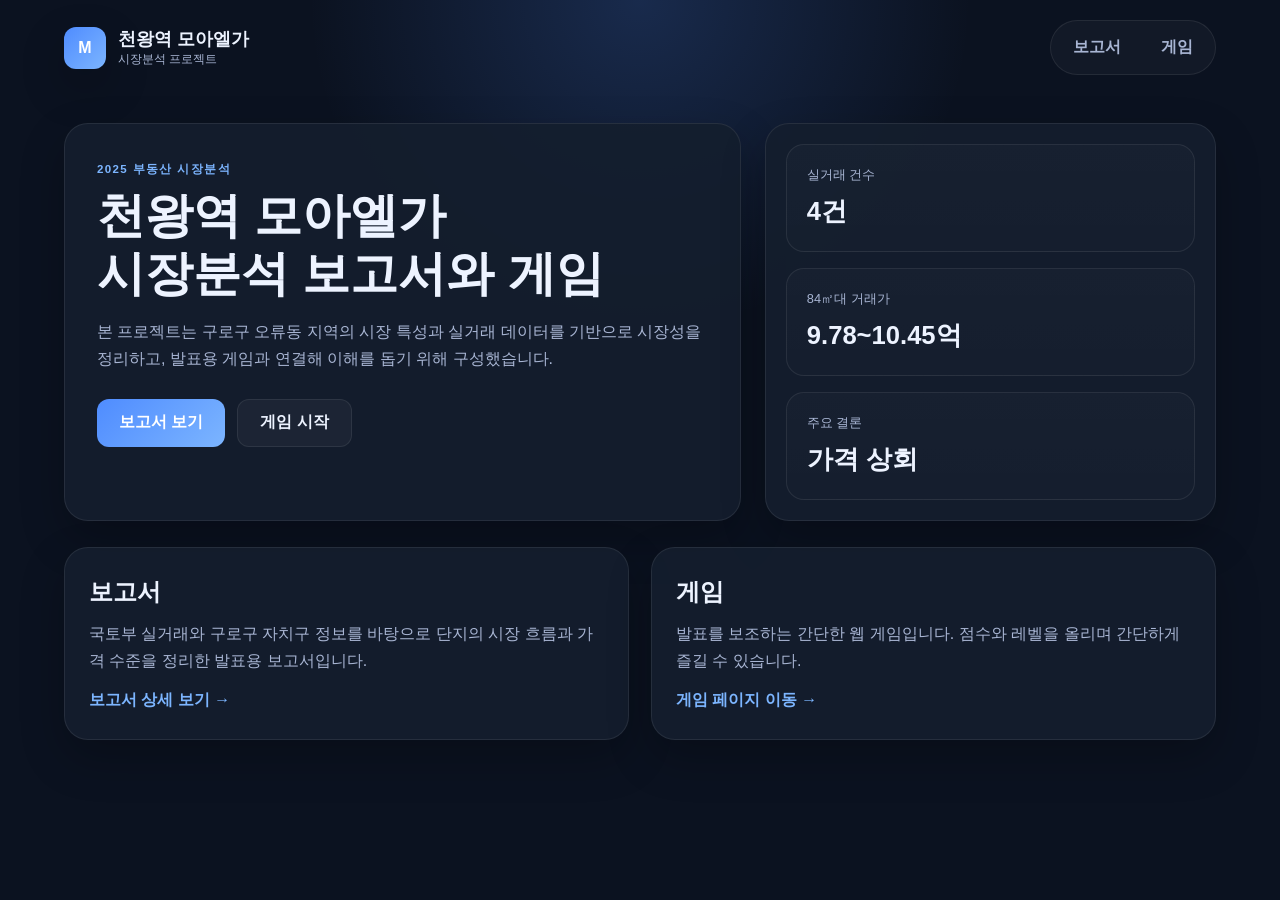
<file: index.html>
<!DOCTYPE html>
<html lang="ko">
  <head>
    <meta charset="UTF-8" />
    <meta name="viewport" content="width=device-width, initial-scale=1.0" />
    <title>천왕역 모아엘가 | 홈</title>
    <link rel="stylesheet" href="style.css" />
  </head>
  <body class="page-home">
    <header class="topbar">
      <div class="brand-wrap">
        <div class="brand-mark">M</div>
        <div>
          <div class="brand-name">천왕역 모아엘가</div>
          <div class="brand-sub">시장분석 프로젝트</div>
        </div>
      </div>

      <nav class="main-nav" aria-label="메인 메뉴">
        <a href="report.html">보고서</a>
        <a href="game.html">게임</a>
      </nav>
    </header>

    <main class="home-container">
      <section class="hero">
        <div class="hero-copy">
          <p class="eyebrow">2025 부동산 시장분석</p>
          <h1>천왕역 모아엘가<br />시장분석 보고서와 게임</h1>
          <p class="lead">
            본 프로젝트는 구로구 오류동 지역의 시장 특성과 실거래 데이터를 기반으로
            시장성을 정리하고, 발표용 게임과 연결해 이해를 돕기 위해 구성했습니다.
          </p>

          <div class="cta-row">
            <a class="btn primary" href="report.html">보고서 보기</a>
            <a class="btn secondary" href="game.html">게임 시작</a>
          </div>
        </div>

        <div class="hero-panel">
          <div class="stat-card">
            <span class="label">실거래 건수</span>
            <strong>4건</strong>
          </div>
          <div class="stat-card">
            <span class="label">84㎡대 거래가</span>
            <strong>9.78~10.45억</strong>
          </div>
          <div class="stat-card">
            <span class="label">주요 결론</span>
            <strong>가격 상회</strong>
          </div>
        </div>
      </section>

      <section class="info-grid">
        <article class="info-card">
          <h2>보고서</h2>
          <p>
            국토부 실거래와 구로구 자치구 정보를 바탕으로 단지의 시장 흐름과 가격 수준을
            정리한 발표용 보고서입니다.
          </p>
          <a href="report.html">보고서 상세 보기 →</a>
        </article>

        <article class="info-card">
          <h2>게임</h2>
          <p>
            발표를 보조하는 간단한 웹 게임입니다. 점수와 레벨을 올리며 간단하게 즐길 수 있습니다.
          </p>
          <a href="game.html">게임 페이지 이동 →</a>
        </article>
      </section>
    </main>
  </body>
</html>
</file>
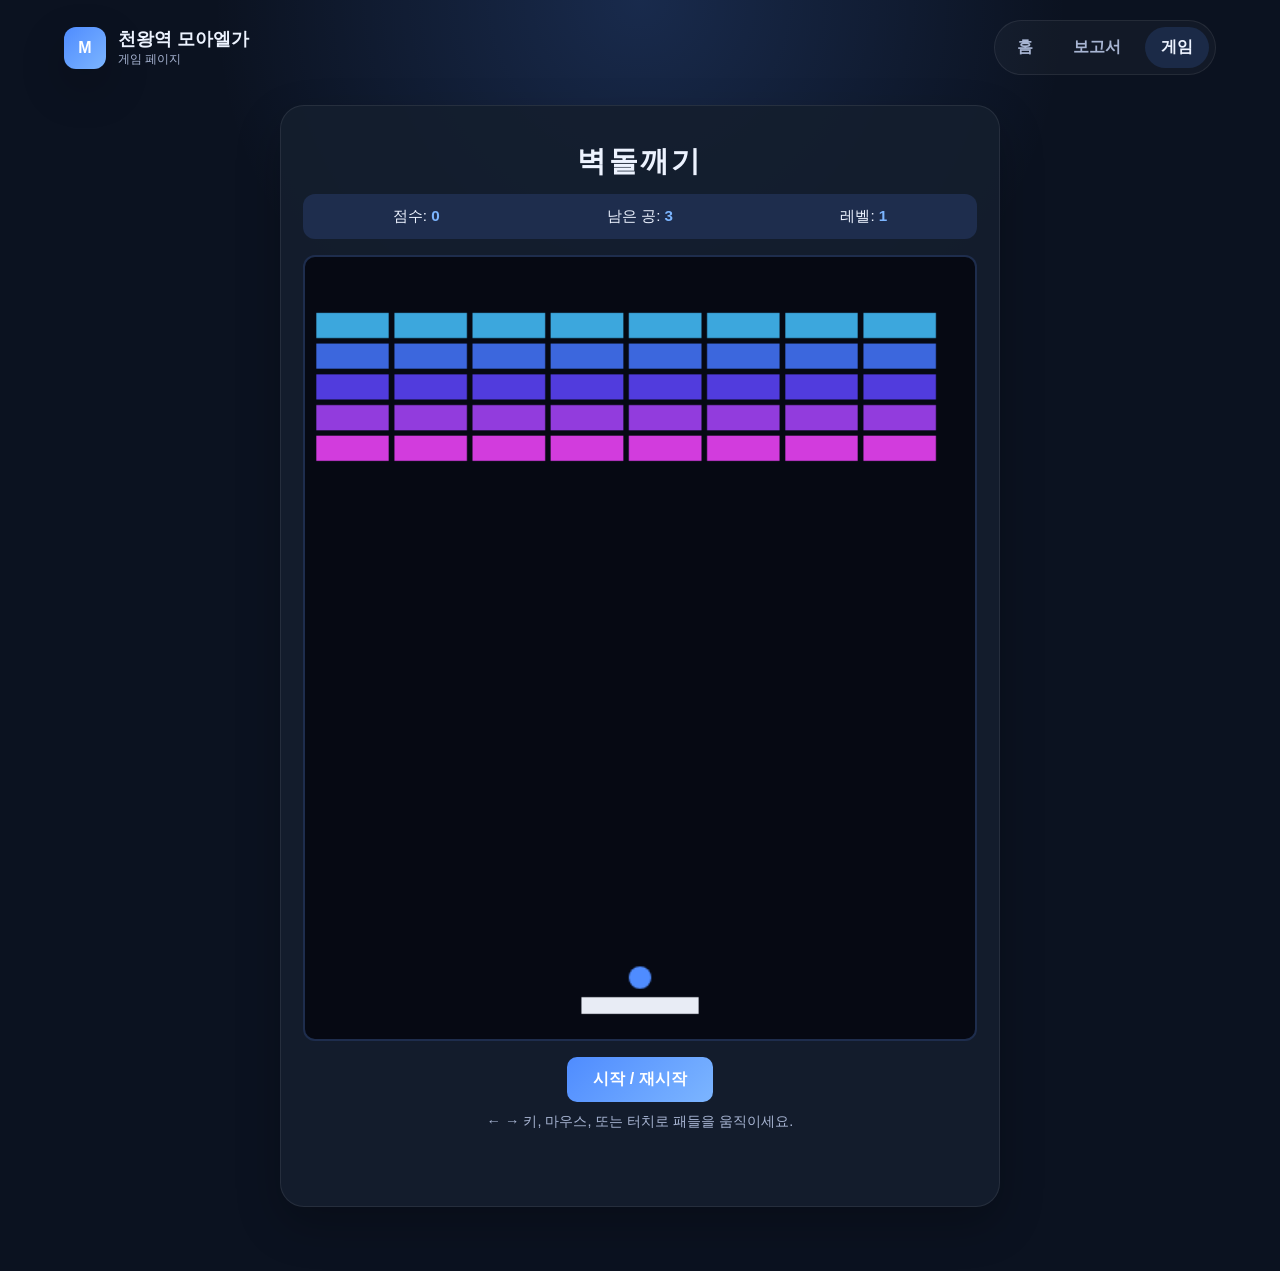
<file: game.html>
<!DOCTYPE html>
<html lang="ko">
  <head>
    <meta charset="UTF-8" />
    <meta name="viewport" content="width=device-width, initial-scale=1.0, maximum-scale=1.0, user-scalable=no" />
    <title>천왕역 모아엘가 | 게임</title>
    <link rel="stylesheet" href="style.css" />
  </head>
  <body class="page-game">
    <header class="topbar">
      <div class="brand-wrap">
        <div class="brand-mark">M</div>
        <div>
          <div class="brand-name">천왕역 모아엘가</div>
          <div class="brand-sub">게임 페이지</div>
        </div>
      </div>

      <nav class="main-nav" aria-label="메인 메뉴">
        <a href="index.html">홈</a>
        <a href="report.html">보고서</a>
        <a href="game.html" class="active">게임</a>
      </nav>
    </header>

    <main class="game-shell">
      <section class="game-card">
        <h1>벽돌깨기</h1>

        <div class="hud">
          <span>점수: <strong id="score">0</strong></span>
          <span>남은 공: <strong id="lives">3</strong></span>
          <span>레벨: <strong id="level">1</strong></span>
        </div>

        <canvas id="board" width="480" height="560"></canvas>

        <div class="controls">
          <button id="startBtn" type="button">시작 / 재시작</button>
          <p class="hint">← → 키, 마우스, 또는 터치로 패들을 움직이세요.</p>
        </div>

        <p id="message" class="message" role="status" aria-live="polite"></p>
      </section>
    </main>

    <script src="game.js"></script>
  </body>
</html>
</file>
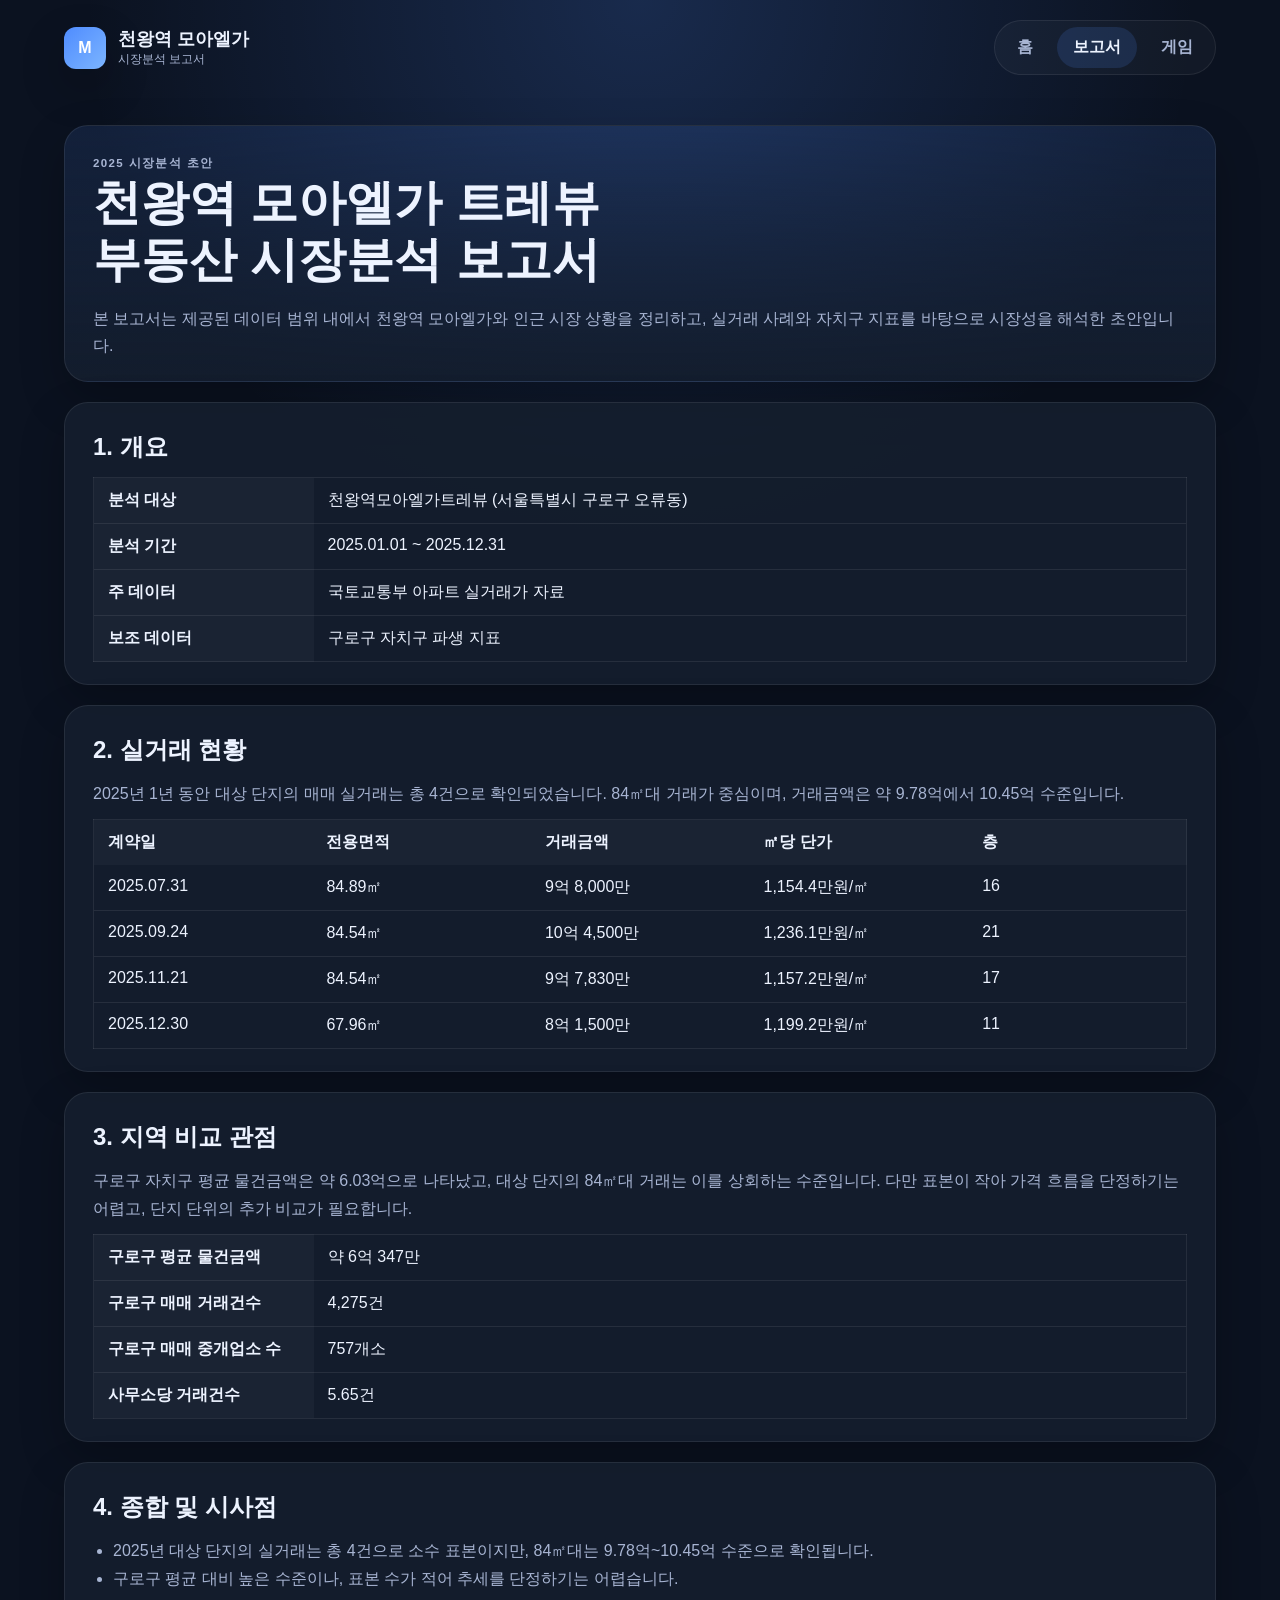
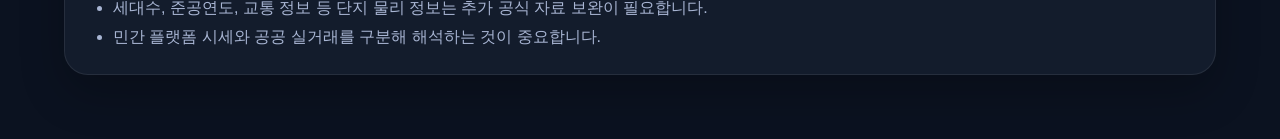
<file: report.html>
<!DOCTYPE html>
<html lang="ko">
  <head>
    <meta charset="UTF-8" />
    <meta name="viewport" content="width=device-width, initial-scale=1.0" />
    <title>천왕역 모아엘가 | 보고서</title>
    <link rel="stylesheet" href="style.css" />
  </head>
  <body class="page-report">
    <header class="topbar">
      <div class="brand-wrap">
        <div class="brand-mark">M</div>
        <div>
          <div class="brand-name">천왕역 모아엘가</div>
          <div class="brand-sub">시장분석 보고서</div>
        </div>
      </div>

      <nav class="main-nav" aria-label="메인 메뉴">
        <a href="index.html">홈</a>
        <a href="report.html" class="active">보고서</a>
        <a href="game.html">게임</a>
      </nav>
    </header>

    <main class="report-container">
      <section class="report-hero">
        <p class="eyebrow">2025 시장분석 초안</p>
        <h1>천왕역 모아엘가 트레뷰<br />부동산 시장분석 보고서</h1>
        <p>
          본 보고서는 제공된 데이터 범위 내에서 천왕역 모아엘가와 인근 시장 상황을 정리하고,
          실거래 사례와 자치구 지표를 바탕으로 시장성을 해석한 초안입니다.
        </p>
      </section>

      <section class="report-section">
        <h2>1. 개요</h2>
        <table>
          <tr><th>분석 대상</th><td>천왕역모아엘가트레뷰 (서울특별시 구로구 오류동)</td></tr>
          <tr><th>분석 기간</th><td>2025.01.01 ~ 2025.12.31</td></tr>
          <tr><th>주 데이터</th><td>국토교통부 아파트 실거래가 자료</td></tr>
          <tr><th>보조 데이터</th><td>구로구 자치구 파생 지표</td></tr>
        </table>
      </section>

      <section class="report-section">
        <h2>2. 실거래 현황</h2>
        <p>
          2025년 1년 동안 대상 단지의 매매 실거래는 총 4건으로 확인되었습니다.
          84㎡대 거래가 중심이며, 거래금액은 약 9.78억에서 10.45억 수준입니다.
        </p>
        <table>
          <thead>
            <tr>
              <th>계약일</th>
              <th>전용면적</th>
              <th>거래금액</th>
              <th>㎡당 단가</th>
              <th>층</th>
            </tr>
          </thead>
          <tbody>
            <tr><td>2025.07.31</td><td>84.89㎡</td><td>9억 8,000만</td><td>1,154.4만원/㎡</td><td>16</td></tr>
            <tr><td>2025.09.24</td><td>84.54㎡</td><td>10억 4,500만</td><td>1,236.1만원/㎡</td><td>21</td></tr>
            <tr><td>2025.11.21</td><td>84.54㎡</td><td>9억 7,830만</td><td>1,157.2만원/㎡</td><td>17</td></tr>
            <tr><td>2025.12.30</td><td>67.96㎡</td><td>8억 1,500만</td><td>1,199.2만원/㎡</td><td>11</td></tr>
          </tbody>
        </table>
      </section>

      <section class="report-section">
        <h2>3. 지역 비교 관점</h2>
        <p>
          구로구 자치구 평균 물건금액은 약 6.03억으로 나타났고, 대상 단지의 84㎡대 거래는 이를
          상회하는 수준입니다. 다만 표본이 작아 가격 흐름을 단정하기는 어렵고, 단지 단위의 추가 비교가 필요합니다.
        </p>
        <table>
          <tr><th>구로구 평균 물건금액</th><td>약 6억 347만</td></tr>
          <tr><th>구로구 매매 거래건수</th><td>4,275건</td></tr>
          <tr><th>구로구 매매 중개업소 수</th><td>757개소</td></tr>
          <tr><th>사무소당 거래건수</th><td>5.65건</td></tr>
        </table>
      </section>

      <section class="report-section">
        <h2>4. 종합 및 시사점</h2>
        <ul>
          <li>2025년 대상 단지의 실거래는 총 4건으로 소수 표본이지만, 84㎡대는 9.78억~10.45억 수준으로 확인됩니다.</li>
          <li>구로구 평균 대비 높은 수준이나, 표본 수가 적어 추세를 단정하기는 어렵습니다.</li>
          <li>세대수, 준공연도, 교통 정보 등 단지 물리 정보는 추가 공식 자료 보완이 필요합니다.</li>
          <li>민간 플랫폼 시세와 공공 실거래를 구분해 해석하는 것이 중요합니다.</li>
        </ul>
      </section>
    </main>
  </body>
</html>
</file>
<file: style.css>
:root {
  --bg: #0b1220;
  --bg-soft: #121d2e;
  --panel: #18253d;
  --panel-2: #1e2d4d;
  --accent: #4f8cff;
  --accent-strong: #7cb5ff;
  --text: #edf3ff;
  --muted: #a8b5d3;
  --border: rgba(255, 255, 255, 0.08);
  --shadow: 0 18px 45px rgba(0, 0, 0, 0.24);
}

* {
  box-sizing: border-box;
}

html {
  scroll-behavior: smooth;
}

body {
  margin: 0;
  min-height: 100vh;
  font-family: "Malgun Gothic", "Segoe UI", sans-serif;
  background:
    radial-gradient(circle at top, rgba(79, 140, 255, 0.2), transparent 30%),
    var(--bg);
  color: var(--text);
}

img {
  max-width: 100%;
  display: block;
}

a {
  color: inherit;
  text-decoration: none;
}

.topbar {
  max-width: 1200px;
  margin: 0 auto;
  padding: 20px 24px 10px;
  display: flex;
  justify-content: space-between;
  align-items: center;
  gap: 16px;
}

.brand-wrap {
  display: flex;
  align-items: center;
  gap: 12px;
}

.brand-mark {
  width: 42px;
  height: 42px;
  display: grid;
  place-items: center;
  border-radius: 12px;
  background: linear-gradient(135deg, var(--accent), var(--accent-strong));
  font-weight: 700;
  color: white;
  box-shadow: var(--shadow);
}

.brand-name {
  font-size: 1.1rem;
  font-weight: 700;
}

.brand-sub {
  font-size: 0.76rem;
  color: var(--muted);
}

.main-nav {
  display: flex;
  flex-wrap: wrap;
  gap: 8px;
  background: rgba(255, 255, 255, 0.03);
  border: 1px solid var(--border);
  border-radius: 999px;
  padding: 6px;
}

.main-nav a {
  padding: 10px 16px;
  border-radius: 999px;
  color: var(--muted);
  transition: all 0.2s ease;
  font-weight: 600;
}

.main-nav a:hover,
.main-nav a.active {
  background: rgba(79, 140, 255, 0.15);
  color: var(--text);
}

.home-container,
.report-container,
.game-shell {
  max-width: 1200px;
  margin: 0 auto;
  padding: 20px 24px 64px;
}

.hero {
  display: grid;
  grid-template-columns: 1.5fr 1fr;
  gap: 24px;
  align-items: stretch;
  margin-top: 18px;
}

.hero-copy,
.hero-panel,
.info-card,
.report-hero,
.report-section,
.game-card,
.game-card-inline {
  background: rgba(20, 30, 46, 0.9);
  border: 1px solid var(--border);
  border-radius: 24px;
  box-shadow: var(--shadow);
}

.hero-copy {
  padding: 38px 32px;
}

.eyebrow {
  margin: 0 0 10px;
  text-transform: uppercase;
  letter-spacing: 0.12em;
  font-size: 0.72rem;
  color: var(--accent-strong);
  font-weight: 700;
}

.hero h1,
.report-hero h1 {
  margin: 0 0 16px;
  font-size: clamp(2rem, 4vw, 3rem);
  line-height: 1.2;
}

.lead,
.report-hero p,
.report-section p,
.info-card p {
  color: var(--muted);
  line-height: 1.7;
  margin: 0;
}

.cta-row {
  display: flex;
  flex-wrap: wrap;
  gap: 12px;
  margin-top: 26px;
}

.btn {
  display: inline-flex;
  align-items: center;
  justify-content: center;
  min-height: 48px;
  padding: 0 22px;
  border-radius: 12px;
  font-weight: 700;
  transition: transform 0.2s ease;
}

.btn:hover {
  transform: translateY(-1px);
}

.btn.primary {
  background: linear-gradient(135deg, var(--accent), var(--accent-strong));
  color: white;
}

.btn.secondary {
  background: rgba(255, 255, 255, 0.04);
  border: 1px solid var(--border);
  color: var(--text);
}

.hero-panel {
  padding: 20px;
  display: grid;
  gap: 16px;
}

.stat-card {
  background: linear-gradient(180deg, rgba(255,255,255,0.02), rgba(255,255,255,0.01));
  border: 1px solid var(--border);
  border-radius: 18px;
  padding: 22px 20px;
}

.label {
  display: block;
  color: var(--muted);
  font-size: 0.8rem;
  margin-bottom: 10px;
}

.stat-card strong {
  font-size: clamp(1.6rem, 2vw, 2.2rem);
}

.info-grid {
  margin-top: 26px;
  display: grid;
  grid-template-columns: repeat(2, minmax(0, 1fr));
  gap: 22px;
}

.info-card {
  padding: 28px 24px;
}

.info-card h2 {
  margin: 0 0 12px;
  font-size: 1.5rem;
}

.info-card a {
  display: inline-block;
  margin-top: 16px;
  color: var(--accent-strong);
  font-weight: 700;
}

.report-block {
  margin-top: 18px;
}

.report-block p {
  margin-bottom: 10px;
}

.report-hero,
.report-section {
  padding: 28px 28px 22px;
  margin-top: 20px;
}

.report-hero {
  background: linear-gradient(180deg, rgba(79,140,255,0.12), rgba(20,30,46,0.9));
}

.report-section h2 {
  margin-top: 0;
  margin-bottom: 14px;
  font-size: 1.5rem;
}

table {
  width: 100%;
  border-collapse: collapse;
  margin-top: 12px;
  border: 1px solid var(--border);
}

th, td {
  padding: 12px 14px;
  border-bottom: 1px solid var(--border);
  text-align: left;
  vertical-align: top;
}

th {
  width: 220px;
  background: rgba(255,255,255,0.03);
  color: var(--text);
}

tr:last-child td,
tr:last-child th {
  border-bottom: none;
}

ul {
  margin: 12px 0 0;
  padding-left: 20px;
  color: var(--muted);
  line-height: 1.8;
}

.game-shell {
  display: flex;
  justify-content: center;
}

.game-card,
.game-card-inline {
  width: min(100%, 720px);
  padding: 28px 22px 24px;
  text-align: center;
}

.game-card h1 {
  margin: 8px 0 12px;
  font-size: 1.8rem;
  letter-spacing: 0.08em;
}

.hud {
  display: flex;
  justify-content: space-around;
  gap: 8px;
  background: var(--panel-2);
  padding: 12px 10px;
  border-radius: 12px;
  font-size: 0.95rem;
  margin-bottom: 16px;
}

.hud.small {
  margin-top: 18px;
}

.hud strong { color: var(--accent-strong); }

canvas {
  width: 100%;
  height: auto;
  aspect-ratio: 480 / 560;
  background: #060913;
  border: 2px solid var(--panel-2);
  border-radius: 12px;
  touch-action: none;
}

.controls {
  margin-top: 12px;
}

button {
  background: linear-gradient(135deg, var(--accent), var(--accent-strong));
  color: white;
  border: none;
  padding: 12px 26px;
  font-size: 1rem;
  border-radius: 10px;
  cursor: pointer;
  font-weight: 700;
}

button:active { transform: translateY(1px); }

.hint {
  color: var(--muted);
  font-size: 0.9rem;
  margin: 10px 0 0;
}

.message {
  min-height: 1.4em;
  margin-top: 12px;
  font-weight: 700;
  color: var(--accent-strong);
}

@media (max-width: 760px) {
  .topbar {
    flex-direction: column;
    align-items: flex-start;
  }

  .hero,
  .info-grid {
    grid-template-columns: 1fr;
  }

  .hero-copy,
  .hero-panel,
  .info-card,
  .report-hero,
  .report-section,
  .game-card,
  .game-card-inline {
    border-radius: 18px;
  }

  .hud {
    font-size: 0.82rem;
    flex-wrap: wrap;
  }
}
</file>
